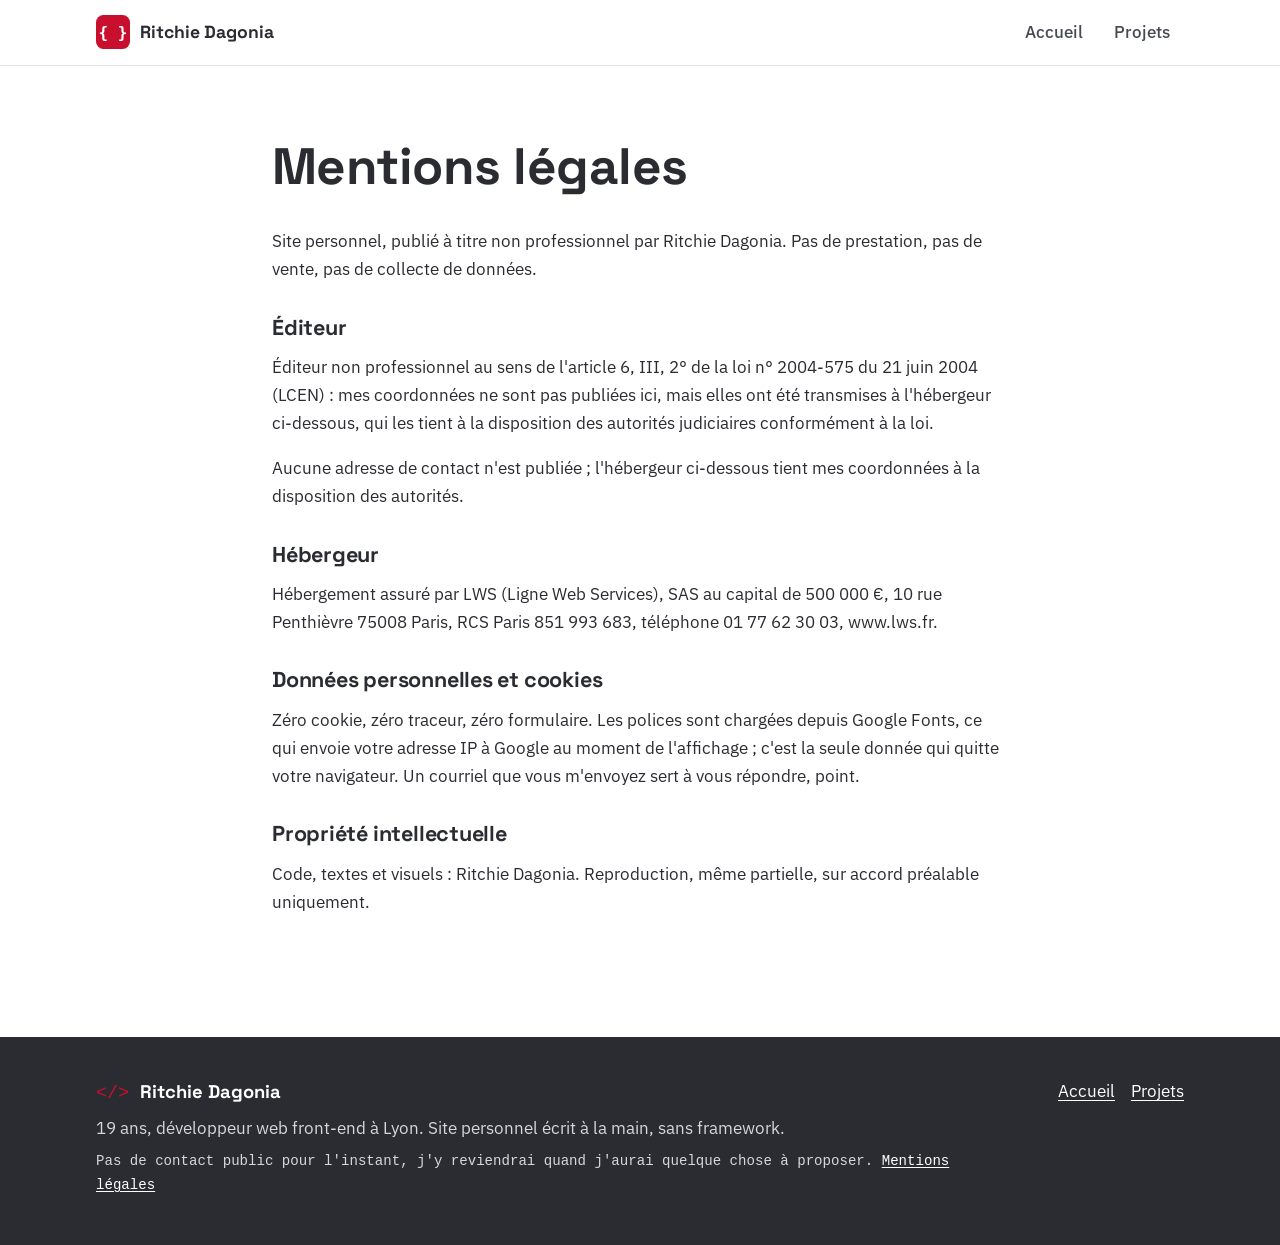
<file: mentions-legales.html>
<!DOCTYPE html>
<html lang="fr">
<head>
  <meta charset="UTF-8">
  <meta name="viewport" content="width=device-width, initial-scale=1">
  <title>Ritchie Dagonia – Mentions légales</title>
  <meta name="description" content="Mentions légales du site personnel de Ritchie Dagonia, développeur web front-end à Lyon.">
  <meta name="author" content="Ritchie Dagonia">
  <meta name="robots" content="noindex, follow">
  <meta name="theme-color" content="#c8102e">
  <link rel="canonical" href="https://deepsafe.fr/mentions-legales.html">
  <meta property="og:title" content="Ritchie Dagonia – Mentions légales">
  <meta property="og:description" content="Mentions légales du site personnel de Ritchie Dagonia, développeur web front-end à Lyon.">
  <meta property="og:type" content="website">
  <meta property="og:url" content="https://deepsafe.fr/mentions-legales.html">
  <meta property="og:locale" content="fr_FR">
  <meta property="og:site_name" content="Ritchie Dagonia – Développeur web front-end à Lyon">
  <link rel="icon" href="favicon.ico" sizes="any">
  <link rel="icon" type="image/png" sizes="48x48" href="favicon-48.png">
  <link rel="icon" type="image/svg+xml" href="favicon.svg">
  <link rel="preconnect" href="https://fonts.googleapis.com">
  <link rel="preconnect" href="https://fonts.gstatic.com" crossorigin>
  <link href="https://fonts.googleapis.com/css2?family=IBM+Plex+Sans:ital,wght@0,400;0,500;0,600;1,400&family=Space+Grotesk:wght@500;700&display=swap" rel="stylesheet">
  <link rel="stylesheet" href="styles.css">
</head>
<body>
  <a class="skip" href="#contenu">Aller au contenu</a>

  <header class="site-header">
    <div class="wrap">
      <a class="brand" href="index.html">
        <svg viewBox="0 0 64 64" role="img" aria-labelledby="logo-titre"><title id="logo-titre">Accolades, le symbole du code</title><rect width="64" height="64" rx="14" fill="#c8102e"/><text x="32" y="44" text-anchor="middle" font-family="Menlo, Consolas, 'DejaVu Sans Mono', monospace" font-size="30" font-weight="700" fill="#ffffff">{ }</text></svg>
        <span>Ritchie Dagonia</span>
      </a>
      <nav class="site-nav" aria-label="Navigation principale">
        <ul>
          <li><a href="index.html">Accueil</a></li>
          <li><a href="projets.html">Projets</a></li>
        </ul>
      </nav>
    </div>
  </header>

  <main id="contenu" class="wrap legal">
<h1>Mentions légales</h1>
<p>Site personnel, publié à titre non professionnel par Ritchie Dagonia. Pas de prestation, pas de vente, pas de collecte de données.</p>
<h2>Éditeur</h2>
<p>Éditeur non professionnel au sens de l'article 6, III, 2° de la loi n° 2004-575 du 21 juin 2004 (LCEN) : mes coordonnées ne sont pas publiées ici, mais elles ont été transmises à l'hébergeur ci-dessous, qui les tient à la disposition des autorités judiciaires conformément à la loi.</p>
<p>Aucune adresse de contact n'est publiée ; l'hébergeur ci-dessous tient mes coordonnées à la disposition des autorités.</p>
<h2>Hébergeur</h2>
<p>Hébergement assuré par LWS (Ligne Web Services), SAS au capital de 500 000 €, 10 rue Penthièvre 75008 Paris, RCS Paris 851 993 683, téléphone 01 77 62 30 03, www.lws.fr.</p>
<h2>Données personnelles et cookies</h2>
<p>Zéro cookie, zéro traceur, zéro formulaire. Les polices sont chargées depuis Google Fonts, ce qui envoie votre adresse IP à Google au moment de l'affichage ; c'est la seule donnée qui quitte votre navigateur. Un courriel que vous m'envoyez sert à vous répondre, point.</p>
<h2>Propriété intellectuelle</h2>
<p>Code, textes et visuels : Ritchie Dagonia. Reproduction, même partielle, sur accord préalable uniquement.</p>
  </main>

  <footer class="site-footer">
    <div class="wrap">
      <div>
        <strong>Ritchie Dagonia</strong>
        <p>19 ans, développeur web front-end à Lyon. Site personnel écrit à la main, sans framework.</p>
        <p class="contact">Pas de contact public pour l'instant, j'y reviendrai quand j'aurai quelque chose à proposer. <a href="mentions-legales.html">Mentions légales</a></p>
      </div>
      <nav aria-label="Navigation du pied de page">
        <ul>
          <li><a href="index.html">Accueil</a></li>
          <li><a href="projets.html">Projets</a></li>
        </ul>
      </nav>
    </div>
  </footer>
</body>
</html>
</file>
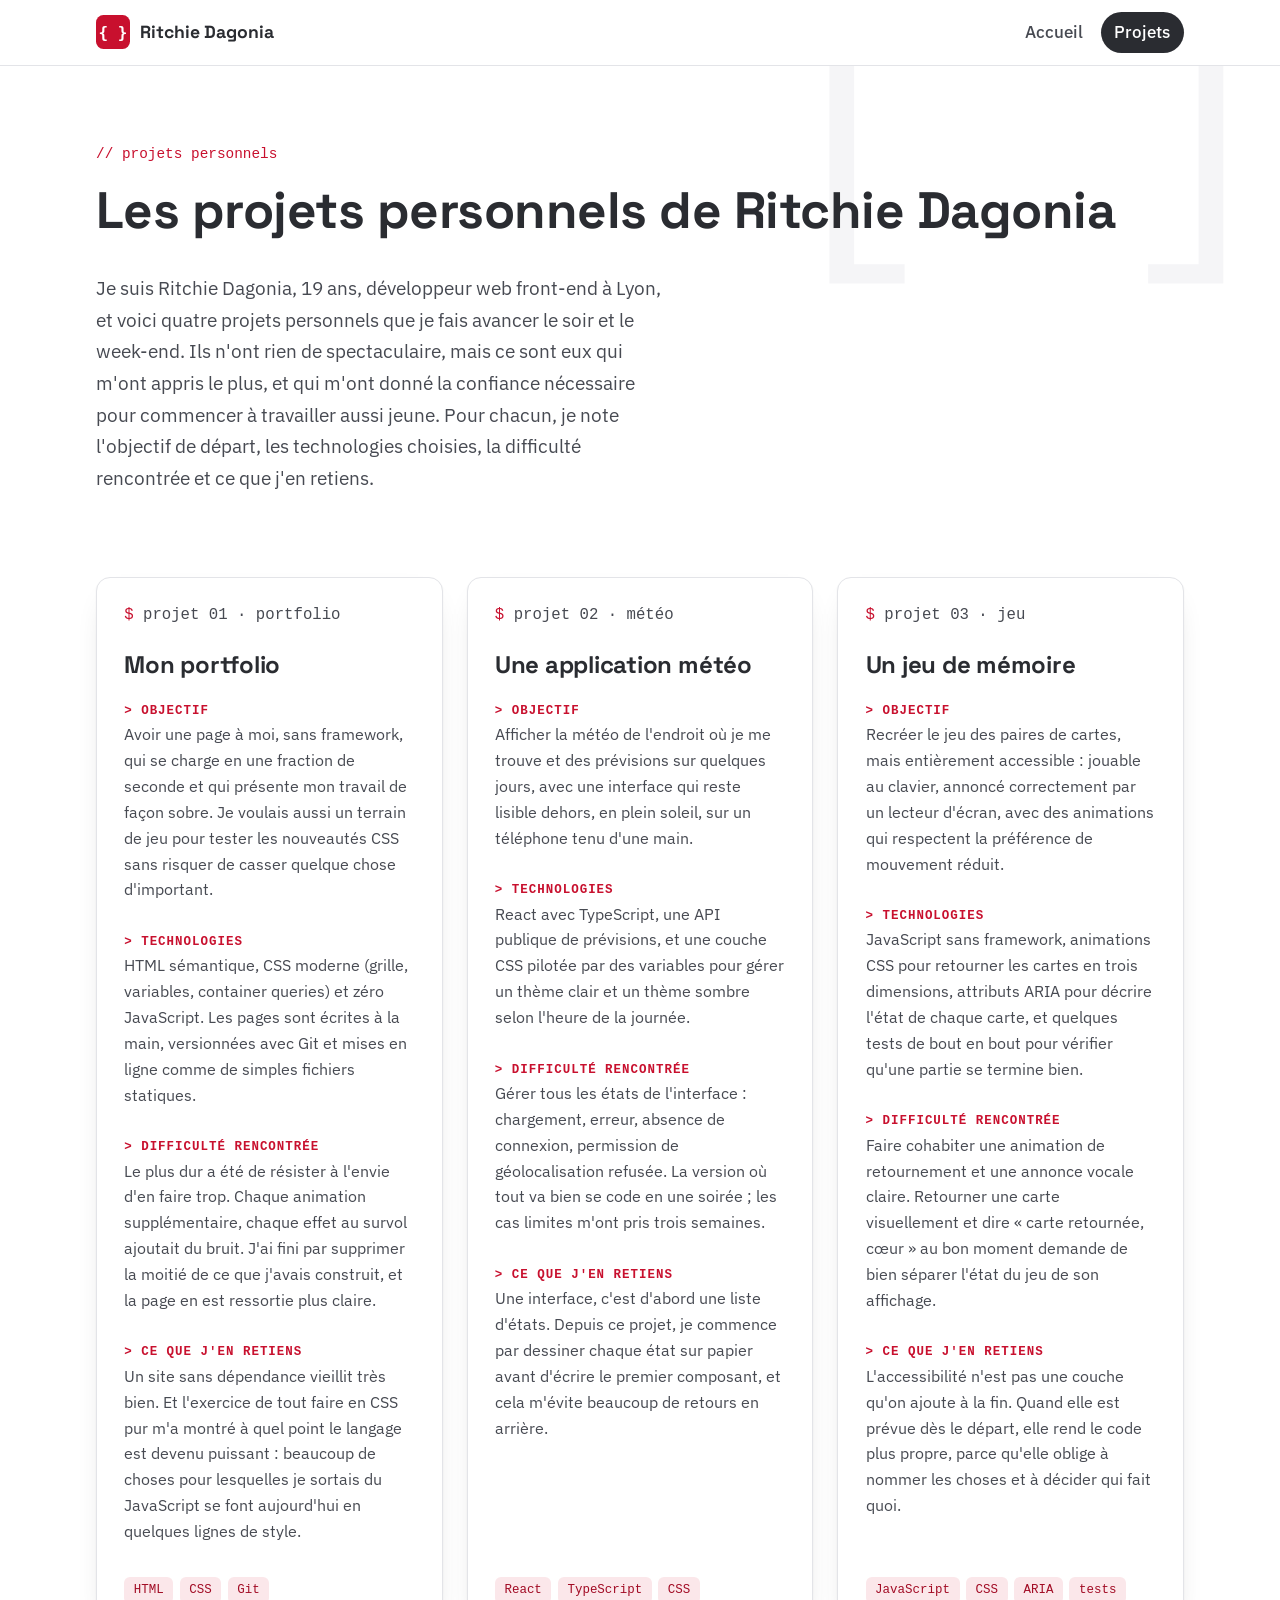
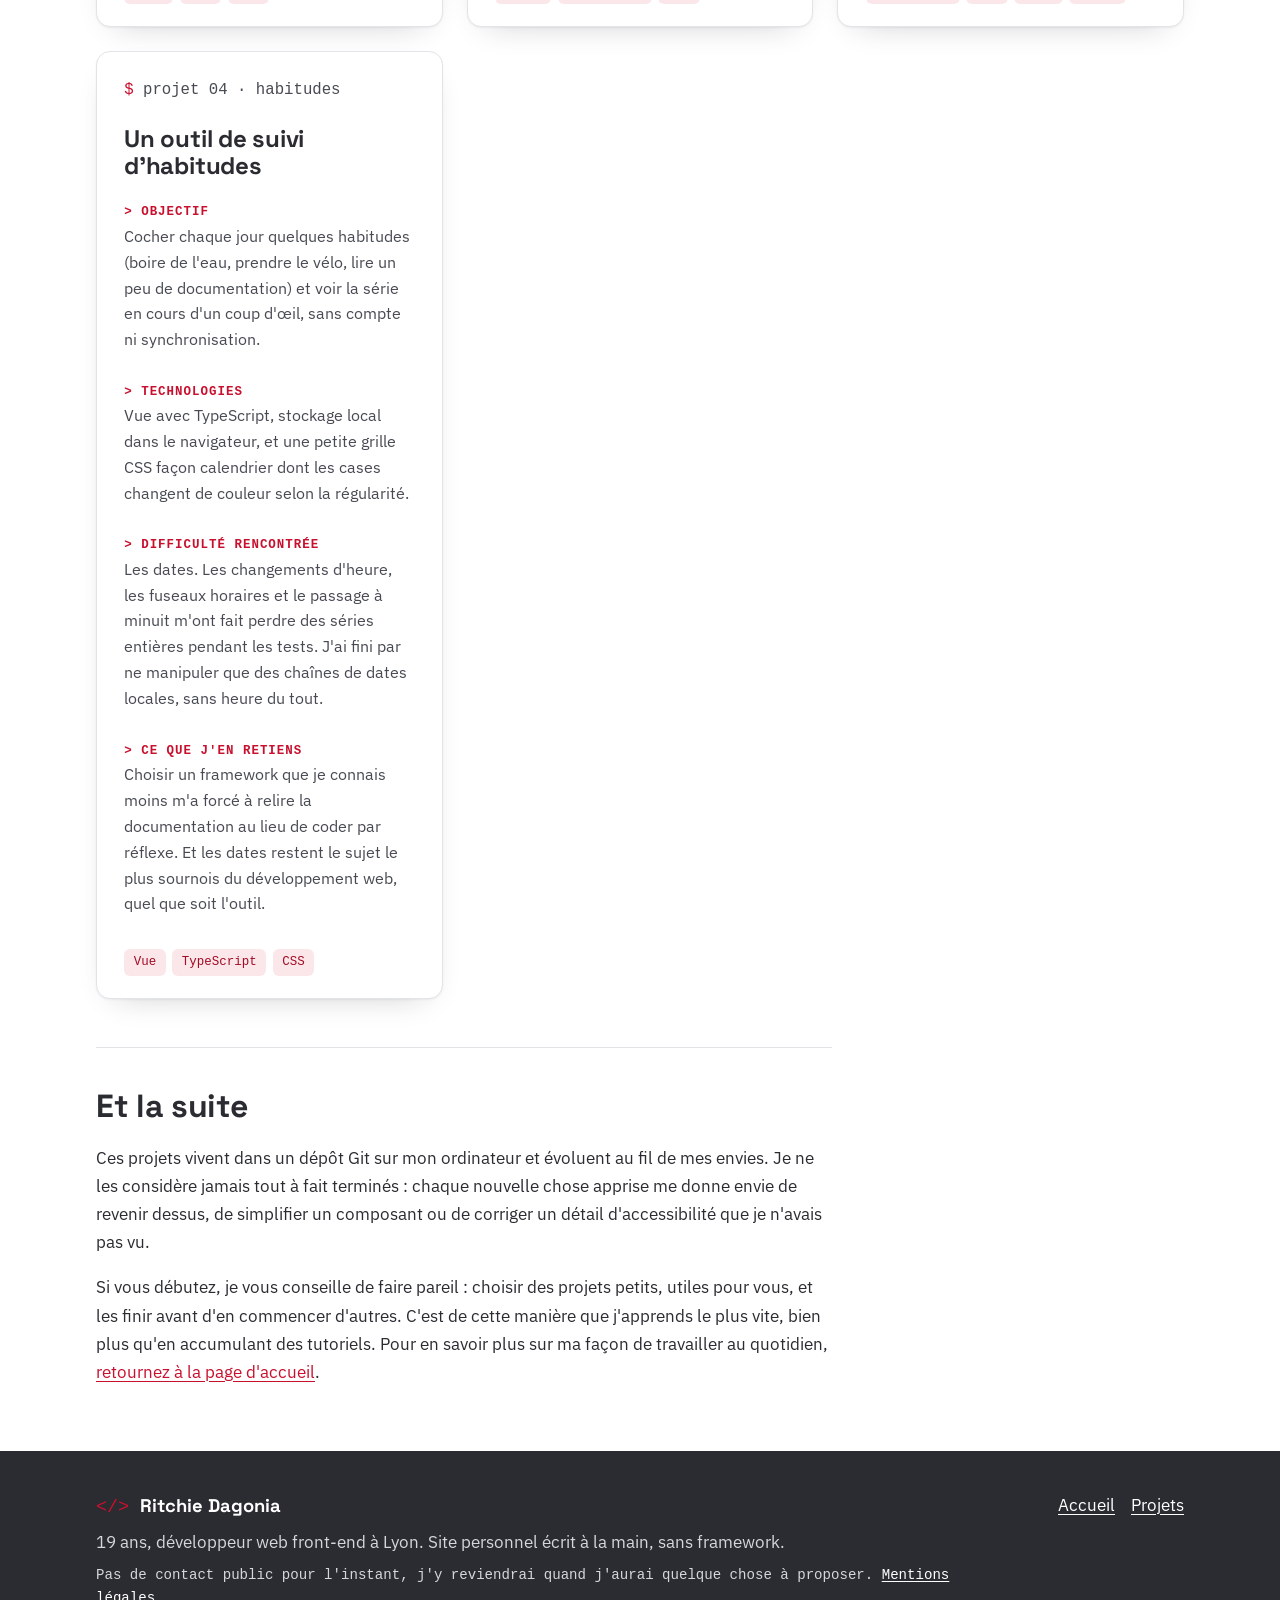
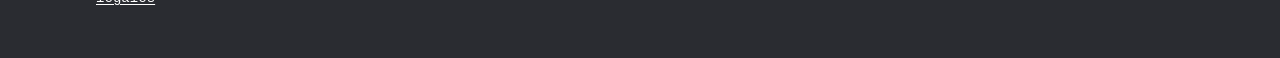
<file: projets.html>
<!DOCTYPE html>
<html lang="fr">
<head>
  <meta charset="UTF-8">
  <meta name="viewport" content="width=device-width, initial-scale=1">
  <title>Ritchie Dagonia – Projets web front-end personnels</title>
  <meta name="description" content="Les projets personnels de Ritchie Dagonia, 19 ans, développeur web front-end à Lyon : portfolio, application météo, jeu de mémoire et suivi d'habitudes.">
  <meta name="author" content="Ritchie Dagonia">
  <meta name="robots" content="index, follow">
  <meta name="theme-color" content="#c8102e">
  <link rel="canonical" href="https://deepsafe.fr/projets.html">
  <meta property="og:title" content="Ritchie Dagonia – Projets web front-end personnels">
  <meta property="og:description" content="Les projets personnels de Ritchie Dagonia, 19 ans, développeur web front-end à Lyon : portfolio, application météo, jeu de mémoire et suivi d'habitudes.">
  <meta property="og:type" content="article">
  <meta property="og:url" content="https://deepsafe.fr/projets.html">
  <meta property="og:locale" content="fr_FR">
  <meta property="og:site_name" content="Ritchie Dagonia – Développeur web front-end à Lyon">
  <link rel="icon" href="favicon.ico" sizes="any">
  <link rel="icon" type="image/png" sizes="48x48" href="favicon-48.png">
  <link rel="icon" type="image/svg+xml" href="favicon.svg">
  <link rel="preconnect" href="https://fonts.googleapis.com">
  <link rel="preconnect" href="https://fonts.gstatic.com" crossorigin>
  <link href="https://fonts.googleapis.com/css2?family=IBM+Plex+Sans:ital,wght@0,400;0,500;0,600;1,400&family=Space+Grotesk:wght@500;700&display=swap" rel="stylesheet">
  <link rel="stylesheet" href="styles.css">
  <script type="application/ld+json">
  {
    "@context": "https://schema.org",
    "@type": "Article",
    "@id": "https://deepsafe.fr/projets.html#article",
    "headline": "Les projets personnels de Ritchie Dagonia, développeur web front-end à Lyon",
    "description": "Les projets personnels de Ritchie Dagonia, 19 ans, développeur web front-end à Lyon : portfolio, application météo, jeu de mémoire et suivi d'habitudes.",
    "url": "https://deepsafe.fr/projets.html",
    "mainEntityOfPage": "https://deepsafe.fr/projets.html",
    "inLanguage": "fr",
    "datePublished": "2026-09-25",
    "dateModified": "2026-09-25",
    "author": {
      "@type": "Person",
      "@id": "https://deepsafe.fr/#personne",
      "name": "Ritchie Dagonia",
      "url": "https://deepsafe.fr/",
      "jobTitle": "Développeur web front-end",
      "homeLocation": { "@type": "Place", "name": "Lyon" }
    },
    "isPartOf": {
      "@type": "WebSite",
      "@id": "https://deepsafe.fr/#site",
      "name": "Ritchie Dagonia – Développeur web front-end à Lyon",
      "url": "https://deepsafe.fr/"
    }
  }
  </script>
</head>
<body>
  <a class="skip" href="#contenu">Aller au contenu</a>

  <header class="site-header">
    <div class="wrap">
      <a class="brand" href="index.html">
        <svg viewBox="0 0 64 64" role="img" aria-labelledby="logo-titre"><title id="logo-titre">Accolades, le symbole du code</title><rect width="64" height="64" rx="14" fill="#c8102e"/><text x="32" y="44" text-anchor="middle" font-family="Menlo, Consolas, 'DejaVu Sans Mono', monospace" font-size="30" font-weight="700" fill="#ffffff">{ }</text></svg>
        <span>Ritchie Dagonia</span>
      </a>
      <nav class="site-nav" aria-label="Navigation principale">
        <ul>
          <li><a href="index.html">Accueil</a></li>
          <li><a href="projets.html" aria-current="page">Projets</a></li>
        </ul>
      </nav>
    </div>
  </header>

  <main id="contenu">
    <article>
      <header class="page-head">
        <div class="wrap">
          <div class="kicker">// projets personnels</div>
          <h1>Les projets personnels de Ritchie Dagonia</h1>
          <p class="lead">Je suis Ritchie Dagonia, 19 ans, développeur web front-end à Lyon, et voici quatre projets personnels que je fais avancer le soir et le week-end. Ils n'ont rien de spectaculaire, mais ce sont eux qui m'ont appris le plus, et qui m'ont donné la confiance nécessaire pour commencer à travailler aussi jeune. Pour chacun, je note l'objectif de départ, les technologies choisies, la difficulté rencontrée et ce que j'en retiens.</p>
        </div>
      </header>

      <div class="wrap">
        <section class="projects" aria-label="Liste des projets">

          <article class="project">
            <p class="project-id">projet 01 · portfolio</p>
            <h2>Mon portfolio</h2>
            <h3>Objectif</h3>
            <p>Avoir une page à moi, sans framework, qui se charge en une fraction de seconde et qui présente mon travail de façon sobre. Je voulais aussi un terrain de jeu pour tester les nouveautés CSS sans risquer de casser quelque chose d'important.</p>
            <h3>Technologies</h3>
            <p>HTML sémantique, CSS moderne (grille, variables, container queries) et zéro JavaScript. Les pages sont écrites à la main, versionnées avec Git et mises en ligne comme de simples fichiers statiques.</p>
            <h3>Difficulté rencontrée</h3>
            <p>Le plus dur a été de résister à l'envie d'en faire trop. Chaque animation supplémentaire, chaque effet au survol ajoutait du bruit. J'ai fini par supprimer la moitié de ce que j'avais construit, et la page en est ressortie plus claire.</p>
            <h3>Ce que j'en retiens</h3>
            <p>Un site sans dépendance vieillit très bien. Et l'exercice de tout faire en CSS pur m'a montré à quel point le langage est devenu puissant : beaucoup de choses pour lesquelles je sortais du JavaScript se font aujourd'hui en quelques lignes de style.</p>
            <ul class="tags" aria-label="Technologies"><li>HTML</li><li>CSS</li><li>Git</li></ul>
          </article>

          <article class="project">
            <p class="project-id">projet 02 · météo</p>
            <h2>Une application météo</h2>
            <h3>Objectif</h3>
            <p>Afficher la météo de l'endroit où je me trouve et des prévisions sur quelques jours, avec une interface qui reste lisible dehors, en plein soleil, sur un téléphone tenu d'une main.</p>
            <h3>Technologies</h3>
            <p>React avec TypeScript, une API publique de prévisions, et une couche CSS pilotée par des variables pour gérer un thème clair et un thème sombre selon l'heure de la journée.</p>
            <h3>Difficulté rencontrée</h3>
            <p>Gérer tous les états de l'interface : chargement, erreur, absence de connexion, permission de géolocalisation refusée. La version où tout va bien se code en une soirée ; les cas limites m'ont pris trois semaines.</p>
            <h3>Ce que j'en retiens</h3>
            <p>Une interface, c'est d'abord une liste d'états. Depuis ce projet, je commence par dessiner chaque état sur papier avant d'écrire le premier composant, et cela m'évite beaucoup de retours en arrière.</p>
            <ul class="tags" aria-label="Technologies"><li>React</li><li>TypeScript</li><li>CSS</li></ul>
          </article>

          <article class="project">
            <p class="project-id">projet 03 · jeu</p>
            <h2>Un jeu de mémoire</h2>
            <h3>Objectif</h3>
            <p>Recréer le jeu des paires de cartes, mais entièrement accessible : jouable au clavier, annoncé correctement par un lecteur d'écran, avec des animations qui respectent la préférence de mouvement réduit.</p>
            <h3>Technologies</h3>
            <p>JavaScript sans framework, animations CSS pour retourner les cartes en trois dimensions, attributs ARIA pour décrire l'état de chaque carte, et quelques tests de bout en bout pour vérifier qu'une partie se termine bien.</p>
            <h3>Difficulté rencontrée</h3>
            <p>Faire cohabiter une animation de retournement et une annonce vocale claire. Retourner une carte visuellement et dire « carte retournée, cœur » au bon moment demande de bien séparer l'état du jeu de son affichage.</p>
            <h3>Ce que j'en retiens</h3>
            <p>L'accessibilité n'est pas une couche qu'on ajoute à la fin. Quand elle est prévue dès le départ, elle rend le code plus propre, parce qu'elle oblige à nommer les choses et à décider qui fait quoi.</p>
            <ul class="tags" aria-label="Technologies"><li>JavaScript</li><li>CSS</li><li>ARIA</li><li>tests</li></ul>
          </article>

          <article class="project">
            <p class="project-id">projet 04 · habitudes</p>
            <h2>Un outil de suivi d'habitudes</h2>
            <h3>Objectif</h3>
            <p>Cocher chaque jour quelques habitudes (boire de l'eau, prendre le vélo, lire un peu de documentation) et voir la série en cours d'un coup d'œil, sans compte ni synchronisation.</p>
            <h3>Technologies</h3>
            <p>Vue avec TypeScript, stockage local dans le navigateur, et une petite grille CSS façon calendrier dont les cases changent de couleur selon la régularité.</p>
            <h3>Difficulté rencontrée</h3>
            <p>Les dates. Les changements d'heure, les fuseaux horaires et le passage à minuit m'ont fait perdre des séries entières pendant les tests. J'ai fini par ne manipuler que des chaînes de dates locales, sans heure du tout.</p>
            <h3>Ce que j'en retiens</h3>
            <p>Choisir un framework que je connais moins m'a forcé à relire la documentation au lieu de coder par réflexe. Et les dates restent le sujet le plus sournois du développement web, quel que soit l'outil.</p>
            <ul class="tags" aria-label="Technologies"><li>Vue</li><li>TypeScript</li><li>CSS</li></ul>
          </article>

        </section>

        <section class="outro prose" aria-labelledby="suite">
          <h2 id="suite">Et la suite</h2>
          <p>Ces projets vivent dans un dépôt Git sur mon ordinateur et évoluent au fil de mes envies. Je ne les considère jamais tout à fait terminés : chaque nouvelle chose apprise me donne envie de revenir dessus, de simplifier un composant ou de corriger un détail d'accessibilité que je n'avais pas vu.</p>
          <p>Si vous débutez, je vous conseille de faire pareil : choisir des projets petits, utiles pour vous, et les finir avant d'en commencer d'autres. C'est de cette manière que j'apprends le plus vite, bien plus qu'en accumulant des tutoriels. Pour en savoir plus sur ma façon de travailler au quotidien, <a href="index.html">retournez à la page d'accueil</a>.</p>
        </section>
      </div>
    </article>
  </main>

  <footer class="site-footer">
    <div class="wrap">
      <div>
        <strong>Ritchie Dagonia</strong>
        <p>19 ans, développeur web front-end à Lyon. Site personnel écrit à la main, sans framework.</p>
        <p class="contact">Pas de contact public pour l'instant, j'y reviendrai quand j'aurai quelque chose à proposer. <a href="mentions-legales.html">Mentions légales</a></p>
      </div>
      <nav aria-label="Navigation du pied de page">
        <ul>
          <li><a href="index.html">Accueil</a></li>
          <li><a href="projets.html">Projets</a></li>
        </ul>
      </nav>
    </div>
  </footer>
</body>
</html>
</file>
<file: styles.css>
/* ==========================================================================
   Ritchie Dagonia — développeur web front-end à Lyon
   Feuille de style unique, sans framework.
   ========================================================================== */

*,
*::before,
*::after {
  box-sizing: border-box;
}

:root {
  --bg: #ffffff;
  --bg-soft: #f5f5f7;
  --ink: #2a2c31;
  --ink-2: #474a52;
  --muted: #6d717a;
  --line: #e3e4e8;
  --accent: #c8102e;
  --accent-dark: #a20c25;
  --accent-soft: #fbe7ea;
  --code-bg: #23252a;
  --code-fg: #e9eaee;
  --sans: "IBM Plex Sans", system-ui, -apple-system, "Segoe UI", Roboto, Arial, sans-serif;
  --display: "Space Grotesk", "IBM Plex Sans", system-ui, sans-serif;
  --mono: ui-monospace, "SFMono-Regular", Menlo, Consolas, "Liberation Mono", monospace;
  --radius: 14px;
  --shadow: 0 1px 2px rgba(20, 22, 30, 0.05), 0 12px 32px -20px rgba(20, 22, 30, 0.3);
}

html {
  scroll-behavior: smooth;
  -webkit-text-size-adjust: 100%;
}

body {
  margin: 0;
  background: var(--bg);
  color: var(--ink);
  font-family: var(--sans);
  font-size: 1.0625rem;
  line-height: 1.65;
}

h1, h2, h3 {
  font-family: var(--display);
  line-height: 1.15;
  letter-spacing: -0.01em;
  margin: 0 0 0.6em;
  font-weight: 700;
}

h1 { font-size: clamp(2rem, 5vw, 3.2rem); }
h2 { font-size: clamp(1.5rem, 3vw, 2rem); }
h3 { font-size: 1.15rem; }

p { margin: 0 0 1em; }

a {
  color: var(--accent);
  text-decoration-thickness: 0.08em;
  text-underline-offset: 0.16em;
}

a:hover { color: var(--accent-dark); }

:focus-visible {
  outline: 3px solid var(--accent);
  outline-offset: 3px;
  border-radius: 4px;
}

code {
  font-family: var(--mono);
  font-size: 0.9em;
  background: var(--bg-soft);
  padding: 0.1em 0.4em;
  border-radius: 5px;
}

.wrap {
  width: min(100% - 2.5rem, 68rem);
  margin-inline: auto;
}

.prose { max-width: 46rem; }

/* Lien d'évitement ------------------------------------------------------- */

.skip {
  position: absolute;
  left: 1rem;
  top: -100px;
  z-index: 100;
  background: var(--ink);
  color: #fff;
  padding: 0.5rem 1rem;
  border-radius: 8px;
}

.skip:focus { top: 1rem; }

/* En-tête ---------------------------------------------------------------- */

.site-header {
  position: sticky;
  top: 0;
  z-index: 50;
  background: rgba(255, 255, 255, 0.92);
  backdrop-filter: blur(8px);
  border-bottom: 1px solid var(--line);
}

.site-header .wrap {
  display: flex;
  align-items: center;
  justify-content: space-between;
  gap: 0.75rem 1.5rem;
  flex-wrap: wrap;
  padding-block: 0.75rem;
}

.brand {
  display: inline-flex;
  align-items: center;
  gap: 0.65rem;
  color: var(--ink);
  text-decoration: none;
  font-family: var(--display);
  font-weight: 700;
  font-size: 1.1rem;
}

.brand:hover { color: var(--accent); }

.brand svg {
  width: 34px;
  height: 34px;
  flex: none;
}

.site-nav ul {
  list-style: none;
  margin: 0;
  padding: 0;
  display: flex;
  gap: 0.25rem;
}

.site-nav a {
  display: inline-block;
  padding: 0.4rem 0.85rem;
  border-radius: 999px;
  color: var(--ink-2);
  text-decoration: none;
  font-weight: 500;
}

.site-nav a:hover {
  background: var(--bg-soft);
  color: var(--ink);
}

.site-nav a[aria-current="page"] {
  background: var(--ink);
  color: #fff;
}

/* Bandeau d'accueil ------------------------------------------------------ */

.hero {
  position: relative;
  padding-block: clamp(3rem, 7vw, 5.5rem) clamp(2.5rem, 5vw, 4rem);
  overflow: hidden;
}

.hero::before {
  content: "{";
  position: absolute;
  right: -0.05em;
  top: -0.3em;
  z-index: -1;
  font-family: var(--mono);
  font-size: clamp(14rem, 30vw, 26rem);
  line-height: 1;
  color: var(--bg-soft);
  pointer-events: none;
  user-select: none;
}

.hero-grid {
  display: grid;
  grid-template-columns: 1.15fr 0.85fr;
  gap: 3rem;
  align-items: center;
}

.kicker {
  font-family: var(--mono);
  color: var(--accent);
  font-size: 0.9rem;
  margin-bottom: 1rem;
}

.hero h1 em {
  font-style: normal;
  color: var(--accent);
}

.lead {
  font-size: 1.2rem;
  color: var(--ink-2);
  max-width: 36rem;
}

.hero-meta {
  display: flex;
  flex-wrap: wrap;
  gap: 0.5rem;
  list-style: none;
  padding: 0;
  margin: 1.5rem 0 0;
}

.hero-meta li {
  font-family: var(--mono);
  font-size: 0.82rem;
  padding: 0.3rem 0.7rem;
  border: 1px solid var(--line);
  border-radius: 999px;
  background: var(--bg);
}

.hero-meta li::before {
  content: "#";
  color: var(--accent);
  margin-right: 0.25em;
}

/* Carte de code décorative ---------------------------------------------- */

.code-card {
  background: var(--code-bg);
  color: var(--code-fg);
  border-radius: var(--radius);
  box-shadow: var(--shadow);
  overflow: hidden;
}

.code-head {
  display: flex;
  align-items: center;
  gap: 0.4rem;
  padding: 0.7rem 1rem;
  background: rgba(255, 255, 255, 0.05);
  border-bottom: 1px solid rgba(255, 255, 255, 0.08);
  font-family: var(--mono);
  font-size: 0.78rem;
  color: #a0a4ad;
}

.code-head i {
  width: 10px;
  height: 10px;
  border-radius: 50%;
  background: #5a5e68;
}

.code-head i:first-child { background: var(--accent); }

.code-head b {
  margin-left: auto;
  font-weight: 400;
}

.code {
  margin: 0;
  padding: 1.1rem 1.25rem 1.3rem;
  font-family: var(--mono);
  font-size: 0.88rem;
  line-height: 1.75;
  overflow-x: auto;
  white-space: pre;
}

.code .cm  { color: #8a8f9a; font-style: italic; }
.code .kw  { color: #f38ba0; }
.code .key { color: #c5cdff; }
.code .str { color: #9ee3a8; }
.code .num { color: #ffd36b; }

/* Sections ---------------------------------------------------------------- */

.section {
  padding-block: clamp(2.5rem, 6vw, 4.5rem);
  border-top: 1px solid var(--line);
}

.section-alt { background: var(--bg-soft); }

.section h2::before {
  content: "// ";
  font-family: var(--mono);
  font-weight: 400;
  color: var(--accent);
}

.section-head {
  max-width: 46rem;
  margin-bottom: 2rem;
}

.section-head p {
  color: var(--ink-2);
  font-size: 1.1rem;
}

.split {
  display: grid;
  grid-template-columns: 1.2fr 0.8fr;
  gap: 2.5rem;
  align-items: start;
}

/* Compétences ------------------------------------------------------------ */

.skills {
  display: grid;
  grid-template-columns: repeat(auto-fit, minmax(15rem, 1fr));
  gap: 1.1rem;
  list-style: none;
  margin: 0;
  padding: 0;
}

.skill {
  background: var(--bg);
  border: 1px solid var(--line);
  border-radius: var(--radius);
  padding: 1.2rem 1.3rem;
  box-shadow: var(--shadow);
}

.skill h3 {
  display: flex;
  justify-content: space-between;
  align-items: baseline;
  gap: 0.5rem;
  margin-bottom: 0.3rem;
}

.skill h3 span {
  font-family: var(--mono);
  font-size: 0.78rem;
  font-weight: 400;
  color: var(--muted);
}

.skill p {
  color: var(--ink-2);
  font-size: 0.95rem;
  margin-bottom: 0.85rem;
}

.bar {
  height: 6px;
  background: var(--line);
  border-radius: 999px;
  overflow: hidden;
}

.bar span {
  display: block;
  height: 100%;
  border-radius: inherit;
  background: linear-gradient(90deg, var(--accent), #ff5d73);
}

.tags {
  display: flex;
  flex-wrap: wrap;
  gap: 0.4rem;
  list-style: none;
  padding: 0;
  margin: 0;
}

.tags li {
  font-family: var(--mono);
  font-size: 0.78rem;
  background: var(--accent-soft);
  color: var(--accent-dark);
  padding: 0.2rem 0.6rem;
  border-radius: 6px;
}

/* Liste « repères » ------------------------------------------------------ */

.marks {
  list-style: none;
  margin: 0;
  padding: 1.3rem 1.4rem;
  background: var(--bg);
  border: 1px solid var(--line);
  border-left: 4px solid var(--accent);
  border-radius: var(--radius);
  font-family: var(--mono);
  font-size: 0.9rem;
  color: var(--ink-2);
}

.marks li {
  padding: 0.35rem 0;
}

.marks li::before {
  content: "→ ";
  color: var(--accent);
}

/* Conseils ---------------------------------------------------------------- */

.tips {
  list-style: none;
  counter-reset: tip;
  padding: 0;
  margin: 0;
  display: grid;
  gap: 1rem;
  grid-template-columns: repeat(auto-fit, minmax(18rem, 1fr));
}

.tips li {
  counter-increment: tip;
  position: relative;
  padding: 1.2rem 1.3rem 1.2rem 4.2rem;
  background: var(--bg);
  border: 1px solid var(--line);
  border-radius: var(--radius);
}

.tips li::before {
  content: "0" counter(tip);
  position: absolute;
  left: 1.2rem;
  top: 1.05rem;
  font-family: var(--mono);
  font-size: 1.25rem;
  font-weight: 700;
  color: var(--accent);
}

.tips strong {
  display: block;
  font-family: var(--display);
  margin-bottom: 0.2rem;
}

/* Projets ----------------------------------------------------------------- */

.page-head {
  padding-block: clamp(3rem, 6vw, 5rem) clamp(2rem, 4vw, 3rem);
  position: relative;
  overflow: hidden;
}

.page-head::before {
  content: "[ ]";
  position: absolute;
  right: 0;
  top: -0.2em;
  z-index: -1;
  font-family: var(--mono);
  font-size: clamp(9rem, 22vw, 18rem);
  line-height: 1;
  color: var(--bg-soft);
  pointer-events: none;
  user-select: none;
}

.projects {
  display: grid;
  gap: 1.5rem;
  grid-template-columns: repeat(auto-fit, minmax(20rem, 1fr));
  padding-block: 1rem 3rem;
}

.project {
  display: flex;
  flex-direction: column;
  background: var(--bg);
  border: 1px solid var(--line);
  border-radius: var(--radius);
  box-shadow: var(--shadow);
  padding: 1.6rem 1.7rem 1.4rem;
}

.project-id {
  font-family: var(--mono);
  font-size: 0.8rem;
  color: var(--muted);
}

.project-id::before {
  content: "$ ";
  color: var(--accent);
}

.project h2 {
  font-size: 1.5rem;
  margin: 0.35rem 0 0.6rem;
}

.project h3 {
  font-family: var(--mono);
  font-size: 0.78rem;
  font-weight: 600;
  text-transform: uppercase;
  letter-spacing: 0.08em;
  color: var(--accent);
  margin: 1rem 0 0.25rem;
}

.project h3::before { content: "> "; }

.project p {
  color: var(--ink-2);
  font-size: 0.98rem;
}

.project .tags { margin-top: auto; padding-top: 1rem; }

.outro {
  border-top: 1px solid var(--line);
  padding-block: 2.5rem 1rem;
}

/* Mentions légales -------------------------------------------------------- */

.legal {
  max-width: 46rem;
  padding-block: clamp(2.5rem, 6vw, 4.5rem);
}

.legal h2 {
  font-size: 1.35rem;
  margin-top: 2rem;
}

.legal address {
  font-style: normal;
  line-height: 1.7;
  padding: 1rem 1.25rem;
  background: var(--bg-soft);
  border-radius: var(--radius);
}

/* Pied de page ------------------------------------------------------------ */

.site-footer {
  background: var(--ink);
  color: #d5d7dd;
  padding-block: 2.5rem;
  margin-top: 2rem;
}

.site-footer .wrap {
  display: grid;
  grid-template-columns: 1fr auto;
  gap: 1.5rem 3rem;
  align-items: start;
}

.site-footer strong {
  display: block;
  color: #fff;
  font-family: var(--display);
  font-size: 1.15rem;
  margin-bottom: 0.3rem;
}

.site-footer strong::before {
  content: "</> ";
  font-family: var(--mono);
  color: var(--accent);
  font-weight: 400;
}

.site-footer p { margin-bottom: 0.5rem; }

.site-footer a { color: #fff; }

.site-footer a:hover { color: #ffb3bf; }

.site-footer nav ul {
  list-style: none;
  padding: 0;
  margin: 0;
  display: flex;
  gap: 1rem;
  flex-wrap: wrap;
}

.contact {
  font-family: var(--mono);
  font-size: 0.88rem;
}

/* Écrans étroits ---------------------------------------------------------- */

@media (max-width: 760px) {
  .hero-grid,
  .split,
  .site-footer .wrap {
    grid-template-columns: 1fr;
  }

  .hero::before { font-size: 11rem; }

  .site-header .wrap { justify-content: center; }
}

@media (max-width: 440px) {
  body { font-size: 1rem; }

  .wrap { width: min(100% - 2rem, 68rem); }

  .project,
  .skill {
    padding: 1.2rem 1.1rem;
  }

  .tips li { padding-left: 3.6rem; }
}

@media (prefers-reduced-motion: reduce) {
  html { scroll-behavior: auto; }
}

/* Encadré « ailleurs sur le web » */
.ailleurs{margin:2.5rem auto 1rem;max-width:46rem;padding:.9rem 1.2rem;border-left:3px solid currentColor;line-height:1.55}
.ailleurs a{text-decoration:underline}

/* Galerie photos (voir PHOTOS.md à la racine du projet) */
.photos{display:grid;grid-template-columns:repeat(auto-fit,minmax(220px,1fr));gap:1rem;margin:2.5rem auto;max-width:1100px;padding:0 1rem}
.photos figure{margin:0}
.photos img{width:100%;height:auto;aspect-ratio:4/3;object-fit:cover;border-radius:8px;display:block}
.photos figcaption{font-size:.85rem;opacity:.75;margin-top:.4rem}
</file>
